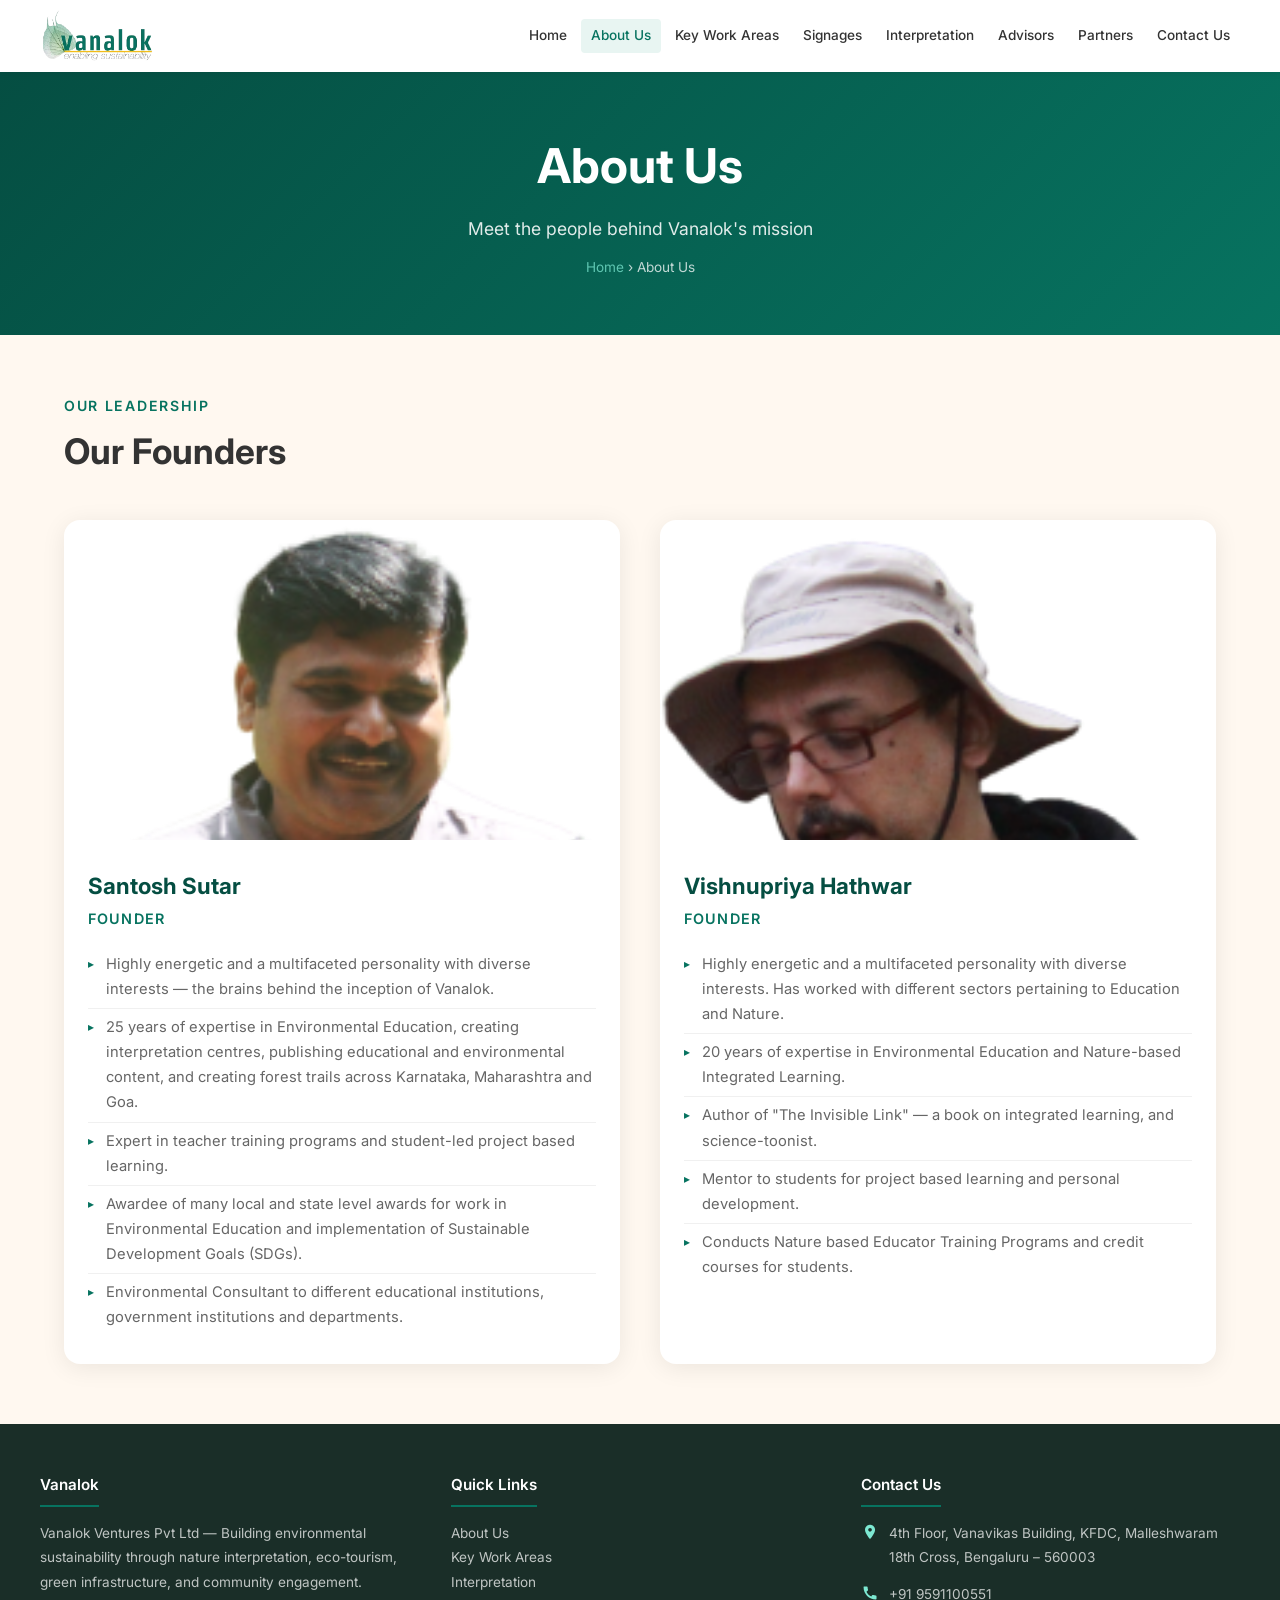
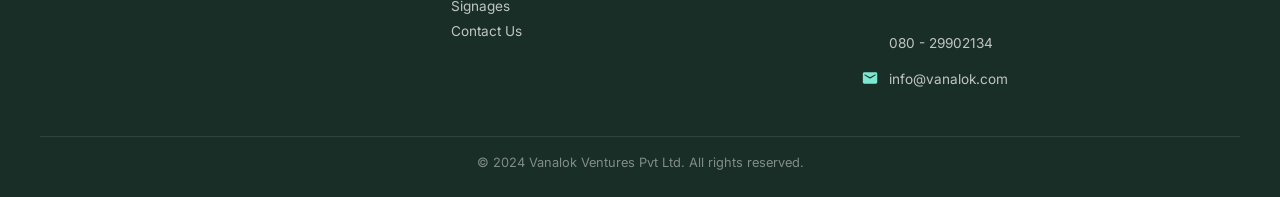
<file: about.html>
<!doctype html>
<html lang="en">
  <head>
    <meta charset="UTF-8" />
    <meta name="viewport" content="width=device-width, initial-scale=1" />
    <title>About Us – Vanalok</title>
    <link
      rel="icon"
      href="https://vanalok.com/wp-content/uploads/2025/05/cropped-android-chrome-512x512-1-32x32.png"
      sizes="32x32"
    />
    <link rel="preconnect" href="https://fonts.googleapis.com" />
    <link rel="preconnect" href="https://fonts.gstatic.com" crossorigin />
    <link
      href="https://fonts.googleapis.com/css2?family=Inter:wght@300;400;500;600;700&display=swap"
      rel="stylesheet"
    />
    <style>
      *,
      *::before,
      *::after {
        box-sizing: border-box;
        margin: 0;
        padding: 0;
      }
      :root {
        --green: #077360;
        --green-dark: #054e42;
        --green-light: #e8f5f2;
        --text: #333;
        --text-light: #666;
        --white: #fff;
        --section-pad: 60px 0;
        --max-w: 1200px;
      }
      html {
        scroll-behavior: smooth;
      }
      body {
        font-family: "Inter", sans-serif;
        color: var(--text);
        line-height: 1.6;
      }
      a {
        color: inherit;
        text-decoration: none;
      }
      img {
        max-width: 100%;
        height: auto;
        display: block;
      }

      /* ── HEADER ── */
      #masthead {
        position: fixed;
        top: 0;
        left: 0;
        right: 0;
        z-index: 1000;
        background: rgba(255, 255, 255, 0.96);
        backdrop-filter: blur(6px);
        box-shadow: 0 1px 8px rgba(0, 0, 0, 0.08);
        padding: 0 32px;
      }
      .header-inner {
        max-width: var(--max-w);
        margin: auto;
        display: flex;
        align-items: center;
        justify-content: space-between;
        height: 72px;
      }
      .site-logo img {
        height: 54px;
        width: auto;
      }
      .nav-toggle {
        display: none;
        cursor: pointer;
        background: none;
        border: none;
        padding: 4px;
      }
      .nav-toggle svg {
        display: block;
      }
      .main-nav ul {
        list-style: none;
        display: flex;
        gap: 4px;
        flex-wrap: wrap;
      }
      .main-nav ul li a {
        display: block;
        padding: 6px 10px;
        font-size: 0.85rem;
        font-weight: 500;
        color: var(--text);
        border-radius: 4px;
        transition:
          color 0.2s,
          background 0.2s;
      }
      .main-nav ul li a:hover,
      .main-nav ul li a.active {
        color: var(--green);
        background: var(--green-light);
      }

      /* Mobile nav drawer */
      .nav-drawer {
        display: none;
        position: fixed;
        inset: 0;
        z-index: 2000;
      }
      .nav-overlay {
        position: absolute;
        inset: 0;
        background: rgba(0, 0, 0, 0.45);
      }
      .nav-panel {
        position: absolute;
        top: 0;
        right: 0;
        width: 280px;
        height: 100%;
        background: var(--white);
        padding: 24px 20px;
        overflow-y: auto;
        animation: slideIn 0.25s ease;
      }
      @keyframes slideIn {
        from {
          transform: translateX(100%);
        }
        to {
          transform: translateX(0);
        }
      }
      .nav-panel-close {
        display: flex;
        justify-content: flex-end;
        margin-bottom: 16px;
        background: none;
        border: none;
        cursor: pointer;
        color: var(--text);
      }
      .nav-panel ul {
        list-style: none;
      }
      .nav-panel ul li a {
        display: block;
        padding: 12px 8px;
        border-bottom: 1px solid #eee;
        font-size: 0.95rem;
        font-weight: 500;
        color: var(--text);
        transition: color 0.2s;
      }
      .nav-panel ul li a:hover {
        color: var(--green);
      }
      .nav-drawer.open {
        display: block;
      }

      /* ── PAGE HERO BANNER ── */
      .page-hero {
        margin-top: 72px;
        background: linear-gradient(
          135deg,
          var(--green-dark) 0%,
          var(--green) 100%
        );
        padding: 56px 24px;
        text-align: center;
        color: var(--white);
      }
      .page-hero h1 {
        font-size: clamp(2rem, 4vw, 3rem);
        font-weight: 700;
        margin-bottom: 10px;
      }
      .page-hero p {
        font-size: 1.1rem;
        opacity: 0.88;
      }
      .breadcrumb {
        margin-top: 14px;
        font-size: 0.85rem;
        opacity: 0.75;
      }
      .breadcrumb a {
        color: #7de8d2;
      }
      .breadcrumb a:hover {
        text-decoration: underline;
      }

      /* ── SECTIONS ── */
      .section {
        padding: var(--section-pad);
      }
      .container {
        max-width: var(--max-w);
        margin: auto;
        padding: 0 24px;
      }
      .section-tag {
        font-size: 0.88rem;
        font-weight: 600;
        letter-spacing: 0.12em;
        text-transform: uppercase;
        color: var(--green);
        margin-bottom: 6px;
      }
      .section-title {
        font-size: clamp(1.6rem, 3vw, 2.2rem);
        font-weight: 700;
        color: var(--text);
        margin-bottom: 20px;
      }
      .section-title.center {
        text-align: center;
      }

      /* ── PERSON CARD (Founders) ── */
      .founders-grid {
        display: grid;
        grid-template-columns: 1fr 1fr;
        gap: 40px;
        margin-top: 40px;
      }
      @media (max-width: 768px) {
        .founders-grid {
          grid-template-columns: 1fr;
          gap: 32px;
        }
      }
      .founder-card {
        background: var(--white);
        border-radius: 16px;
        overflow: hidden;
        box-shadow: 0 4px 24px rgba(0, 0, 0, 0.08);
        display: flex;
        flex-direction: column;
      }
      .founder-card-img {
        width: 100%;
        height: 320px;
        object-fit: cover;
        object-position: top;
      }
      @media (max-width: 480px) {
        .founder-card-img {
          height: 240px;
        }
      }
      .founder-card-body {
        padding: 28px 24px;
        flex: 1;
      }
      .founder-card-body h2 {
        font-size: 1.4rem;
        font-weight: 700;
        color: var(--green-dark);
        margin-bottom: 4px;
      }
      .founder-card-body .role {
        font-size: 0.9rem;
        font-weight: 600;
        color: var(--green);
        text-transform: uppercase;
        letter-spacing: 0.08em;
        margin-bottom: 16px;
      }
      .founder-card-body ul {
        list-style: none;
        padding: 0;
      }
      .founder-card-body ul li {
        font-size: 0.92rem;
        color: var(--text-light);
        line-height: 1.7;
        padding: 6px 0;
        border-bottom: 1px solid #f0f0f0;
        padding-left: 18px;
        position: relative;
      }
      .founder-card-body ul li::before {
        content: "▸";
        position: absolute;
        left: 0;
        color: var(--green);
        font-size: 0.75rem;
        top: 8px;
      }
      .founder-card-body ul li:last-child {
        border-bottom: none;
      }

        /* ── SECTION BACKGROUNDS ── */
      .bg-founders {
        background: #fff8f0;
      }

      /* ── FOOTER ── */
      footer {
        background: #1a2e28;
        color: rgba(255, 255, 255, 0.8);
        padding: 48px 24px 24px;
      }
      .footer-inner {
        max-width: var(--max-w);
        margin: auto;
      }
      .footer-grid {
        display: grid;
        grid-template-columns: 1fr 1fr 1fr;
        gap: 32px;
        margin-bottom: 32px;
      }
      @media (max-width: 700px) {
        .footer-grid {
          grid-template-columns: 1fr;
        }
      }
      .footer-col h4 {
        color: var(--white);
        font-size: 0.95rem;
        font-weight: 600;
        margin-bottom: 14px;
        padding-bottom: 8px;
        border-bottom: 2px solid var(--green);
        display: inline-block;
      }
      .footer-col p,
      .footer-col a {
        font-size: 0.85rem;
        color: rgba(255, 255, 255, 0.72);
        line-height: 1.8;
        display: block;
      }
      .footer-col a:hover {
        color: #7de8d2;
      }
      .footer-contact-item {
        display: flex;
        gap: 10px;
        margin-bottom: 12px;
        align-items: flex-start;
      }
      .footer-contact-item svg {
        flex-shrink: 0;
        margin-top: 2px;
      }
      .footer-bottom {
        border-top: 1px solid rgba(255, 255, 255, 0.1);
        padding-top: 16px;
        text-align: center;
        font-size: 0.8rem;
        color: rgba(255, 255, 255, 0.45);
      }

      /* ── SCROLL TO TOP ── */
      #scrollTop {
        position: fixed;
        bottom: 24px;
        right: 24px;
        z-index: 999;
        background: var(--green);
        color: var(--white);
        border: none;
        cursor: pointer;
        width: 42px;
        height: 42px;
        border-radius: 50%;
        display: none;
        align-items: center;
        justify-content: center;
        box-shadow: 0 4px 12px rgba(7, 115, 96, 0.3);
        transition: background 0.2s;
      }
      #scrollTop.visible {
        display: flex;
      }
      #scrollTop:hover {
        background: var(--green-dark);
      }

      /* ── RESPONSIVE TWEAKS ── */
      @media (max-width: 900px) {
        .main-nav {
          display: none;
        }
        .nav-toggle {
          display: block;
        }
      }
      @media (max-width: 480px) {
        #masthead {
          padding: 0 16px;
        }
        .page-hero {
          padding: 40px 16px;
        }
        .container {
          padding: 0 16px;
        }
        .section {
          padding: 40px 0;
        }
        .founder-card-body {
          padding: 20px 16px;
        }
      }
    </style>
  </head>
  <body>
    <!-- HEADER -->
    <header id="masthead">
      <div class="header-inner">
        <a href="index.html" class="site-logo">
          <img
            src="images/logo.png"
            alt="Vanalok"
            onerror="
              this.style.display = 'none';
              this.nextSibling.style.display = 'block';
            "
          />
          <span
            style="
              display: none;
              font-size: 1.4rem;
              font-weight: 700;
              color: #077360;
            "
            >Vanalok</span
          >
        </a>
        <nav class="main-nav" aria-label="Main navigation">
          <ul>
            <li><a href="https://vanalok.com/index.html">Home</a></li>
            <li><a href="" class="active">About Us</a></li>
            <li><a href="https://vanalok.com/index.html#homeFocus">Key Work Areas</a></li>
            <li><a href="https://vanalok.com/index.html#homeSign">Signages</a></li>
            <li><a href="https://vanalok.com/index.html#interpretation">Interpretation</a></li>
            <li><a href="https://vanalok.com/index.html#team">Advisors</a></li>
            <li><a href="https://vanalok.com/index.html#partners">Partners</a></li>
            <li><a href="https://vanalok.com/contact.html">Contact Us</a></li>
          </ul>
        </nav>
        <button class="nav-toggle" aria-label="Open menu" id="navToggle">
          <svg
            xmlns="http://www.w3.org/2000/svg"
            width="26"
            height="26"
            viewBox="0 0 24 25"
            fill="none"
          >
            <path
              d="M20 12.18H10"
              stroke="#077360"
              stroke-width="1.5"
              stroke-linecap="round"
            />
            <path
              d="M20 5.18H4"
              stroke="#077360"
              stroke-width="1.5"
              stroke-linecap="round"
            />
            <path
              d="M20 19.18H4"
              stroke="#077360"
              stroke-width="1.5"
              stroke-linecap="round"
            />
          </svg>
        </button>
      </div>
    </header>

    <!-- MOBILE NAV DRAWER -->
    <div class="nav-drawer" id="navDrawer">
      <div class="nav-overlay" id="navOverlay"></div>
      <div class="nav-panel">
        <button class="nav-panel-close" id="navClose" aria-label="Close menu">
          <svg
            xmlns="http://www.w3.org/2000/svg"
            width="24"
            height="24"
            viewBox="0 0 512 512"
            fill="#333"
          >
            <path
              d="M464 32H48C21.5 32 0 53.5 0 80v352c0 26.5 21.5 48 48 48h416c26.5 0 48-21.5 48-48V80c0-26.5-21.5-48-48-48zm0 394c0 3.3-2.7 6-6 6H54c-3.3 0-6-2.7-6-6V86c0-3.3 2.7-6 6-6h404c3.3 0 6 2.7 6 6v340zM356.5 194.6L295.1 256l61.4 61.4c4.6 4.6 4.6 12.1 0 16.8l-22.3 22.3c-4.6 4.6-12.1 4.6-16.8 0L256 295.1l-61.4 61.4c-4.6 4.6-12.1 4.6-16.8 0l-22.3-22.3c-4.6-4.6-4.6-12.1 0-16.8l61.4-61.4-61.4-61.4c-4.6-4.6-4.6-12.1 0-16.8l22.3-22.3c4.6-4.6 12.1-4.6 16.8 0l61.4 61.4 61.4-61.4c4.6-4.6 12.1-4.6 16.8 0l22.3 22.3c4.7 4.6 4.7 12.1 0 16.8z"
            />
          </svg>
        </button>
        <nav>
          <ul>
            <li><a href="https://vanalok.com/index.html">Home</a></li>
            <li><a href="" class="active">About Us</a></li>
            <li><a href="https://vanalok.com/index.html#homeFocus">Key Work Areas</a></li>
            <li><a href="https://vanalok.com/index.html#homeSign">Signages</a></li>
            <li><a href="https://vanalok.com/index.html#interpretation">Interpretation</a></li>
            <li><a href="https://vanalok.com/index.html#team">Advisors</a></li>
            <li><a href="https://vanalok.com/index.html#partners">Partners</a></li>
            <li><a href="https://vanalok.com/contact.html">Contact Us</a></li>
          </ul>
        </nav>
      </div>
    </div>

    <!-- PAGE HERO -->
    <div class="page-hero">
      <h1>About Us</h1>
      <p>Meet the people behind Vanalok's mission</p>
      <div class="breadcrumb">
        <a href="index.html">Home</a> &rsaquo; About Us
      </div>
    </div>

    <!-- FOUNDERS -->
    <section class="section bg-founders">
      <div class="container">
        <p class="section-tag">Our Leadership</p>
        <h2 class="section-title">Our Founders</h2>
        <div class="founders-grid">
          <!-- Founder 1 -->
          <div class="founder-card">
            <img
              class="founder-card-img"
              src="images/team/santoshSir.png"
              alt="Santosh Sutar"
              loading="lazy"
              onerror="
                this.style.background = '#e8f5f2';
                this.style.height = '200px';
              "
            />
            <div class="founder-card-body">
              <h2>Santosh Sutar</h2>
              <p class="role">Founder</p>
              <ul>
                <li>
                  Highly energetic and a multifaceted personality with diverse
                  interests — the brains behind the inception of Vanalok.
                </li>
                <li>
                  25 years of expertise in Environmental Education, creating
                  interpretation centres, publishing educational and
                  environmental content, and creating forest trails across
                  Karnataka, Maharashtra and Goa.
                </li>
                <li>
                  Expert in teacher training programs and student-led project
                  based learning.
                </li>
                <li>
                  Awardee of many local and state level awards for work in
                  Environmental Education and implementation of Sustainable
                  Development Goals (SDGs).
                </li>
                <li>
                  Environmental Consultant to different educational
                  institutions, government institutions and departments.
                </li>
              </ul>
            </div>
          </div>

          <!-- Founder 2 -->
          <div class="founder-card">
            <img
              class="founder-card-img"
              src="images/team/core/vishnu.png"
              alt="Vishnupriya Hathwar"
              loading="lazy"
              onerror="
                this.style.background = '#e8f5f2';
                this.style.height = '200px';
              "
            />
            <div class="founder-card-body">
              <h2>Vishnupriya Hathwar</h2>
              <p class="role">Founder</p>
              <ul>
                <li>
                  Highly energetic and a multifaceted personality with diverse
                  interests. Has worked with different sectors pertaining to
                  Education and Nature.
                </li>
                <li>
                  20 years of expertise in Environmental Education and
                  Nature-based Integrated Learning.
                </li>
                <li>
                  Author of "The Invisible Link" — a book on integrated
                  learning, and science-toonist.
                </li>
                <li>
                  Mentor to students for project based learning and personal
                  development.
                </li>
                <li>
                  Conducts Nature based Educator Training Programs and credit
                  courses for students.
                </li>
              </ul>
            </div>
          </div>
        </div>
      </div>
    </section>

    <!-- FOOTER -->
    <footer>
      <div class="footer-inner">
        <div class="footer-grid">
          <div class="footer-col">
            <h4>Vanalok</h4>
            <p>
              Vanalok Ventures Pvt Ltd — Building environmental sustainability
              through nature interpretation, eco-tourism, green infrastructure,
              and community engagement.
            </p>
          </div>
          <div class="footer-col">
            <h4>Quick Links</h4>
            <a href="#">About Us</a>
            <a href="https://vanalok.com/index.html#homeFocus">Key Work Areas</a>
            <a href="https://vanalok.com/index.html#interpretation">Interpretation</a>
            <a href="https://vanalok.com/index.html#homeSign">Signages</a>
            <a href="https://vanalok.com/contact.html">Contact Us</a>
          </div>
          <div class="footer-col">
            <h4>Contact Us</h4>
            <div class="footer-contact-item">
              <svg
                xmlns="http://www.w3.org/2000/svg"
                width="18"
                height="18"
                viewBox="0 0 25 24"
                fill="none"
              >
                <path
                  d="M12.5605 11.5024C11.8975 11.5024 11.2616 11.239 10.7928 10.7702C10.3239 10.3014 10.0605 9.66548 10.0605 9.00244C10.0605 8.3394 10.3239 7.70352 10.7928 7.23467C11.2616 6.76583 11.8975 6.50244 12.5605 6.50244C13.2236 6.50244 13.8595 6.76583 14.3283 7.23467C14.7972 7.70352 15.0605 8.3394 15.0605 9.00244C15.0605 9.95244 14.3005 11.5024 12.5605 11.5024ZM12.5605 2.00244C8.7005 2.00244 5.56055 5.14244 5.56055 9.00244C5.56055 14.2524 12.5605 22.0024 12.5605 22.0024C12.5605 22.0024 19.5605 14.2524 19.5605 9.00244C19.5605 5.14244 16.4205 2.00244 12.5605 2.00244Z"
                  fill="#7de8d2"
                />
              </svg>
              <p>
                4th Floor, Vanavikas Building, KFDC, Malleshwaram 18th Cross,
                Bengaluru – 560003
              </p>
            </div>
            <div class="footer-contact-item">
              <svg
                xmlns="http://www.w3.org/2000/svg"
                width="18"
                height="18"
                viewBox="0 0 25 24"
                fill="none"
              >
                <path
                  d="M20.5705 15.3824C19.3405 15.3824 18.1505 15.1824 17.0405 14.8224C16.0305 14.4824 14.7005 15.0624 14.4605 17.0324C11.6305 15.6824 8.98055 13.1324 7.57055 10.2024L9.52055 8.54244C9.79055 8.26244 9.87055 7.87244 9.76055 7.52244C9.39055 6.41244 9.20055 5.22244 9.20055 3.99244C9.20055 3.45244 8.75055 3.00244 8.21055 3.00244H4.75055C4.21055 3.00244 3.56055 3.24244 3.56055 3.99244C3.56055 13.2824 11.2905 21.0024 20.5705 21.0024C21.2805 21.0024 21.5605 20.3724 21.5605 19.8224V16.3724C21.5605 15.8324 21.1105 15.3824 20.5705 15.3824Z"
                  fill="#7de8d2"
                />
              </svg>
              <p>
                <a href="tel:+919591100551">+91 9591100551</a><br /><a
                  href="tel:08029902134"
                  >080 - 29902134</a
                >
              </p>
            </div>
            <div class="footer-contact-item">
              <svg
                xmlns="http://www.w3.org/2000/svg"
                width="18"
                height="18"
                viewBox="0 0 25 24"
                fill="none"
              >
                <path
                  d="M20.5605 4.00244H4.56055C3.46055 4.00244 2.56055 4.90244 2.56055 6.00244V18.0024C2.56055 19.1024 3.46055 20.0024 4.56055 20.0024H20.5605C21.6605 20.0024 22.5605 19.1024 22.5605 18.0024V6.00244C22.5605 4.90244 21.6605 4.00244 20.5605 4.00244ZM20.1605 8.25244L13.6205 12.3424C12.9705 12.7524 12.1505 12.7524 11.5005 12.3424L4.96055 8.25244C4.65055 8.06244 4.54055 7.66244 4.73055 7.35244C4.92055 7.04244 5.32055 6.93244 5.63055 7.12244L12.5605 11.0024L19.4905 7.12244C19.8005 6.93244 20.2005 7.04244 20.3905 7.35244C20.5805 7.66244 20.4705 8.06244 20.1605 8.25244Z"
                  fill="#7de8d2"
                />
              </svg>
              <p><a href="mailto:info@vanalok.com">info@vanalok.com</a></p>
            </div>
          </div>
        </div>
        <div class="footer-bottom">
          <p>&copy; 2024 Vanalok Ventures Pvt Ltd. All rights reserved.</p>
        </div>
      </div>
    </footer>

    <!-- SCROLL TO TOP -->
    <button id="scrollTop" aria-label="Scroll to top">
      <svg
        xmlns="http://www.w3.org/2000/svg"
        width="18"
        height="18"
        viewBox="0 0 24 24"
        fill="none"
        stroke="white"
        stroke-width="2.5"
        stroke-linecap="round"
        stroke-linejoin="round"
      >
        <polyline points="18 15 12 9 6 15"></polyline>
      </svg>
    </button>

    <script>
      const navToggle = document.getElementById("navToggle");
      const navDrawer = document.getElementById("navDrawer");
      const navClose = document.getElementById("navClose");
      const navOverlay = document.getElementById("navOverlay");

      navToggle.addEventListener("click", () =>
        navDrawer.classList.add("open"),
      );
      navClose.addEventListener("click", () =>
        navDrawer.classList.remove("open"),
      );
      navOverlay.addEventListener("click", () =>
        navDrawer.classList.remove("open"),
      );
      navDrawer
        .querySelectorAll("a")
        .forEach((a) =>
          a.addEventListener("click", () => navDrawer.classList.remove("open")),
        );

      const mq = window.matchMedia("(max-width: 900px)");
      function handleNav(e) {
        document.querySelector(".main-nav").style.display = e.matches
          ? "none"
          : "";
        navToggle.style.display = e.matches ? "" : "none";
      }
      mq.addEventListener("change", handleNav);
      handleNav(mq);

      const scrollBtn = document.getElementById("scrollTop");
      window.addEventListener("scroll", () => {
        scrollBtn.classList.toggle("visible", window.scrollY > 300);
      });
      scrollBtn.addEventListener("click", () =>
        window.scrollTo({ top: 0, behavior: "smooth" }),
      );
    </script>
  </body>
  <script>
    "undefined" === typeof _trfq || (window._trfq = []);
    ("undefined" === typeof _trfd && (window._trfd = []),
      _trfd.push(
        { "tccl.baseHost": "secureserver.net" },
        { ap: "cpsh-oh" },
        { server: "sg2plzcpnl508095" },
        { dcenter: "sg2" },
        { cp_id: "10904619" },
        { cp_cl: "8" },
      )); // Monitoring performance to make your website faster. If you want to opt-out, please contact web hosting support.
  </script>
  <script src="https://img1.wsimg.com/traffic-assets/js/tccl.min.js"></script>
</html>
</file>
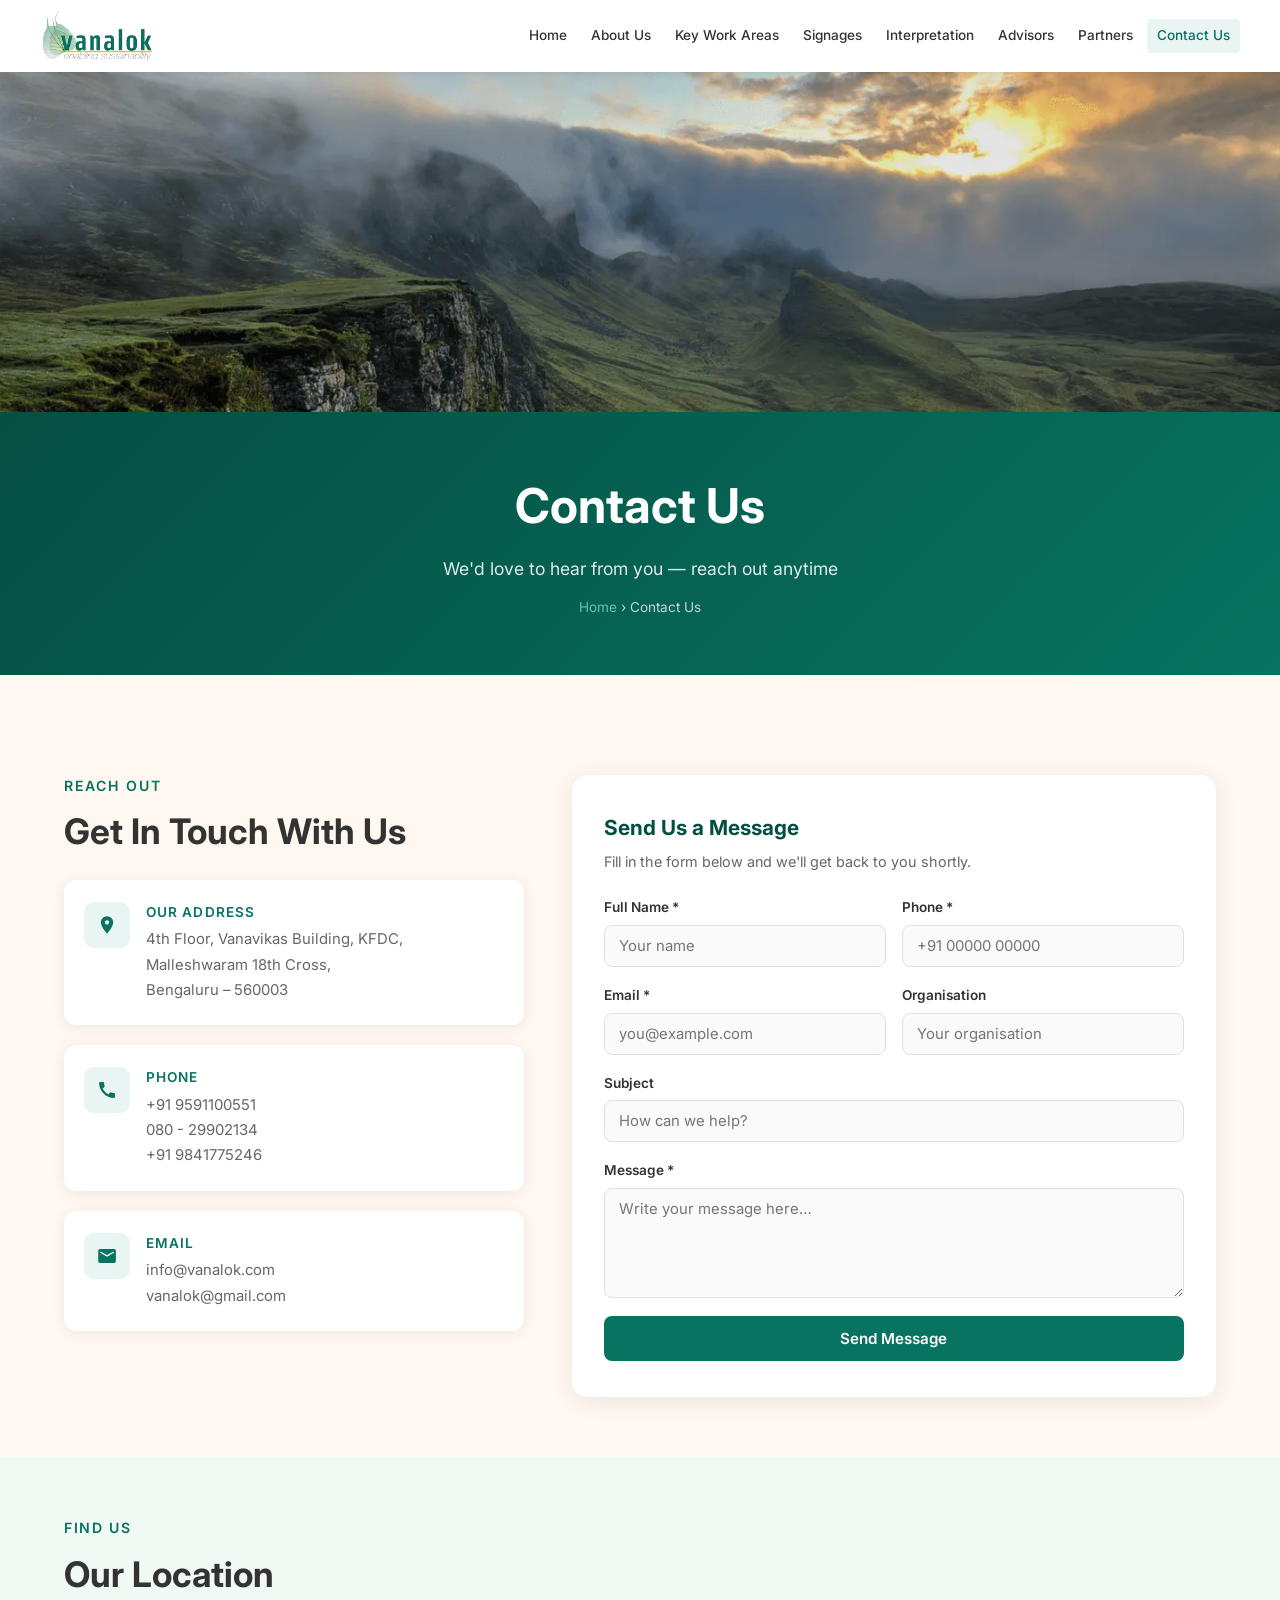
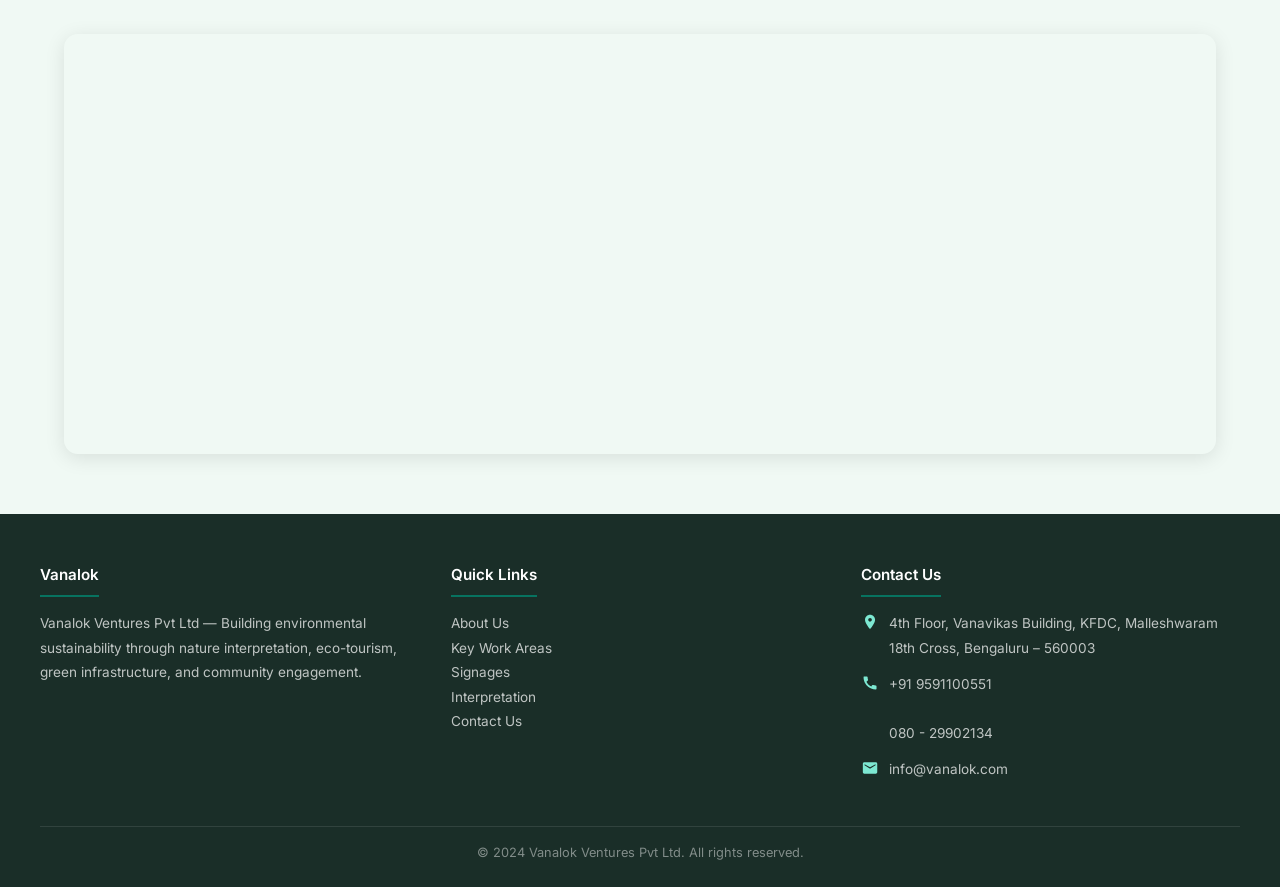
<file: contact.html>
<!doctype html>
<html lang="en">
  <head>
    <meta charset="UTF-8" />
    <meta name="viewport" content="width=device-width, initial-scale=1" />
    <title>Contact Us – Vanalok</title>
    <link
      rel="icon"
      href="https://vanalok.com/wp-content/uploads/2025/05/cropped-android-chrome-512x512-1-32x32.png"
      sizes="32x32"
    />
    <link rel="preconnect" href="https://fonts.googleapis.com" />
    <link rel="preconnect" href="https://fonts.gstatic.com" crossorigin />
    <link
      href="https://fonts.googleapis.com/css2?family=Inter:wght@300;400;500;600;700&display=swap"
      rel="stylesheet"
    />
    <style>
      *,
      *::before,
      *::after {
        box-sizing: border-box;
        margin: 0;
        padding: 0;
      }
      :root {
        --green: #077360;
        --green-dark: #054e42;
        --green-light: #e8f5f2;
        --text: #333;
        --text-light: #666;
        --white: #fff;
        --section-pad: 60px 0;
        --max-w: 1200px;
      }
      html {
        scroll-behavior: smooth;
      }
      body {
        font-family: "Inter", sans-serif;
        color: var(--text);
        line-height: 1.6;
      }
      a {
        color: inherit;
        text-decoration: none;
      }
      img {
        max-width: 100%;
        height: auto;
        display: block;
      }

      /* ── HEADER ── */
      #masthead {
        position: fixed;
        top: 0;
        left: 0;
        right: 0;
        z-index: 1000;
        background: rgba(255, 255, 255, 0.96);
        backdrop-filter: blur(6px);
        box-shadow: 0 1px 8px rgba(0, 0, 0, 0.08);
        padding: 0 32px;
      }
      .header-inner {
        max-width: var(--max-w);
        margin: auto;
        display: flex;
        align-items: center;
        justify-content: space-between;
        height: 72px;
      }
      .site-logo img {
        height: 54px;
        width: auto;
      }
      .nav-toggle {
        display: none;
        cursor: pointer;
        background: none;
        border: none;
        padding: 4px;
      }
      .nav-toggle svg {
        display: block;
      }
      .main-nav ul {
        list-style: none;
        display: flex;
        gap: 4px;
        flex-wrap: wrap;
      }
      .main-nav ul li a {
        display: block;
        padding: 6px 10px;
        font-size: 0.85rem;
        font-weight: 500;
        color: var(--text);
        border-radius: 4px;
        transition:
          color 0.2s,
          background 0.2s;
      }
      .main-nav ul li a:hover,
      .main-nav ul li a.active {
        color: var(--green);
        background: var(--green-light);
      }

      /* Mobile nav drawer */
      .nav-drawer {
        display: none;
        position: fixed;
        inset: 0;
        z-index: 2000;
      }
      .nav-overlay {
        position: absolute;
        inset: 0;
        background: rgba(0, 0, 0, 0.45);
      }
      .nav-panel {
        position: absolute;
        top: 0;
        right: 0;
        width: 280px;
        height: 100%;
        background: var(--white);
        padding: 24px 20px;
        overflow-y: auto;
        animation: slideIn 0.25s ease;
      }
      @keyframes slideIn {
        from {
          transform: translateX(100%);
        }
        to {
          transform: translateX(0);
        }
      }
      .nav-panel-close {
        display: flex;
        justify-content: flex-end;
        margin-bottom: 16px;
        background: none;
        border: none;
        cursor: pointer;
        color: var(--text);
      }
      .nav-panel ul {
        list-style: none;
      }
      .nav-panel ul li a {
        display: block;
        padding: 12px 8px;
        border-bottom: 1px solid #eee;
        font-size: 0.95rem;
        font-weight: 500;
        color: var(--text);
        transition: color 0.2s;
      }
      .nav-panel ul li a:hover {
        color: var(--green);
      }
      .nav-drawer.open {
        display: block;
      }

      /* ── PAGE HERO BANNER ── */
      .page-hero {
        margin-top: 72px;
        background: linear-gradient(
          135deg,
          var(--green-dark) 0%,
          var(--green) 100%
        );
        padding: 56px 24px;
        text-align: center;
        color: var(--white);
      }
      .page-hero h1 {
        font-size: clamp(2rem, 4vw, 3rem);
        font-weight: 700;
        margin-bottom: 10px;
      }
      .page-hero p {
        font-size: 1.1rem;
        opacity: 0.88;
      }
      .breadcrumb {
        margin-top: 14px;
        font-size: 0.85rem;
        opacity: 0.75;
      }
      .breadcrumb a {
        color: #7de8d2;
      }
      .breadcrumb a:hover {
        text-decoration: underline;
      }

      /* ── SECTIONS ── */
      .section {
        padding: var(--section-pad);
      }
      .container {
        max-width: var(--max-w);
        margin: auto;
        padding: 0 24px;
      }
      .section-tag {
        font-size: 0.88rem;
        font-weight: 600;
        letter-spacing: 0.12em;
        text-transform: uppercase;
        color: var(--green);
        margin-bottom: 6px;
      }
      .section-title {
        font-size: clamp(1.6rem, 3vw, 2.2rem);
        font-weight: 700;
        color: var(--text);
        margin-bottom: 20px;
      }

      /* ── CONTACT BANNER IMAGE ── */
      .contact-banner {
        width: 100%;
        max-height: 340px;
        object-fit: cover;
        display: block;
      }

      /* ── CONTACT INFO + FORM GRID ── */
      .contact-grid {
        display: grid;
        grid-template-columns: 1fr 1.4fr;
        gap: 48px;
        align-items: start;
        margin-top: 40px;
      }
      @media (max-width: 840px) {
        .contact-grid {
          grid-template-columns: 1fr;
          gap: 32px;
        }
      }

      /* ── CONTACT INFO CARDS ── */
      .info-list {
        display: flex;
        flex-direction: column;
        gap: 20px;
      }
      .info-card {
        background: var(--white);
        border-radius: 12px;
        padding: 22px 20px;
        box-shadow: 0 2px 14px rgba(0, 0, 0, 0.07);
        display: flex;
        gap: 16px;
        align-items: flex-start;
        transition:
          transform 0.2s,
          box-shadow 0.2s;
      }
      .info-card:hover {
        transform: translateY(-2px);
        box-shadow: 0 6px 20px rgba(7, 115, 96, 0.12);
      }
      .info-icon {
        width: 46px;
        height: 46px;
        background: var(--green-light);
        border-radius: 10px;
        display: flex;
        align-items: center;
        justify-content: center;
        flex-shrink: 0;
      }
      .info-icon svg {
        width: 22px;
        height: 22px;
      }
      .info-content h4 {
        font-size: 0.85rem;
        font-weight: 600;
        text-transform: uppercase;
        letter-spacing: 0.08em;
        color: var(--green);
        margin-bottom: 4px;
      }
      .info-content p,
      .info-content a {
        font-size: 0.93rem;
        color: var(--text-light);
        line-height: 1.7;
        display: block;
      }
      .info-content a:hover {
        color: var(--green);
      }

      /* ── CONTACT FORM ── */
      .contact-form-wrap {
        background: var(--white);
        border-radius: 16px;
        padding: 36px 32px;
        box-shadow: 0 4px 24px rgba(0, 0, 0, 0.08);
      }
      @media (max-width: 480px) {
        .contact-form-wrap {
          padding: 24px 18px;
        }
      }
      .contact-form-wrap h3 {
        font-size: 1.3rem;
        font-weight: 700;
        color: var(--green-dark);
        margin-bottom: 6px;
      }
      .contact-form-wrap p.sub {
        font-size: 0.9rem;
        color: var(--text-light);
        margin-bottom: 24px;
      }
      .form-row {
        display: grid;
        grid-template-columns: 1fr 1fr;
        gap: 16px;
      }
      @media (max-width: 540px) {
        .form-row {
          grid-template-columns: 1fr;
        }
      }
      .form-group {
        display: flex;
        flex-direction: column;
        gap: 6px;
        margin-bottom: 18px;
      }
      .form-group label {
        font-size: 0.85rem;
        font-weight: 600;
        color: var(--text);
      }
      .form-group input,
      .form-group textarea,
      .form-group select {
        width: 100%;
        padding: 11px 14px;
        border: 1.5px solid #dde3e0;
        border-radius: 8px;
        font-family: inherit;
        font-size: 0.93rem;
        color: var(--text);
        background: #fafafa;
        transition:
          border-color 0.2s,
          box-shadow 0.2s;
        outline: none;
      }
      .form-group input:focus,
      .form-group textarea:focus,
      .form-group select:focus {
        border-color: var(--green);
        box-shadow: 0 0 0 3px rgba(7, 115, 96, 0.1);
        background: var(--white);
      }
      .form-group textarea {
        resize: vertical;
        min-height: 110px;
      }
      .btn-submit {
        display: inline-block;
        background: var(--green);
        color: var(--white);
        padding: 13px 36px;
        border: none;
        border-radius: 8px;
        font-family: inherit;
        font-size: 0.95rem;
        font-weight: 600;
        cursor: pointer;
        transition:
          background 0.2s,
          transform 0.15s;
        width: 100%;
      }
      .btn-submit:hover {
        background: var(--green-dark);
        transform: translateY(-1px);
      }

      /* ── MAP SECTION ── */
      .map-section {
        background: #f0f9f4;
      }
      .map-wrap {
        border-radius: 14px;
        overflow: hidden;
        box-shadow: 0 4px 20px rgba(0, 0, 0, 0.1);
        margin-top: 32px;
      }
      .map-wrap iframe {
        width: 100%;
        height: 420px;
        border: none;
        display: block;
      }
      @media (max-width: 600px) {
        .map-wrap iframe {
          height: 280px;
        }
      }

      /* ── SECTION BACKGROUNDS ── */
      .bg-contact-info {
        background: #fff8f0;
      }
      .bg-map {
        background: #f0f9f4;
      }

      /* ── FOOTER ── */
      footer {
        background: #1a2e28;
        color: rgba(255, 255, 255, 0.8);
        padding: 48px 24px 24px;
      }
      .footer-inner {
        max-width: var(--max-w);
        margin: auto;
      }
      .footer-grid {
        display: grid;
        grid-template-columns: 1fr 1fr 1fr;
        gap: 32px;
        margin-bottom: 32px;
      }
      @media (max-width: 700px) {
        .footer-grid {
          grid-template-columns: 1fr;
        }
      }
      .footer-col h4 {
        color: var(--white);
        font-size: 0.95rem;
        font-weight: 600;
        margin-bottom: 14px;
        padding-bottom: 8px;
        border-bottom: 2px solid var(--green);
        display: inline-block;
      }
      .footer-col p,
      .footer-col a {
        font-size: 0.85rem;
        color: rgba(255, 255, 255, 0.72);
        line-height: 1.8;
        display: block;
      }
      .footer-col a:hover {
        color: #7de8d2;
      }
      .footer-contact-item {
        display: flex;
        gap: 10px;
        margin-bottom: 12px;
        align-items: flex-start;
      }
      .footer-contact-item svg {
        flex-shrink: 0;
        margin-top: 2px;
      }
      .footer-bottom {
        border-top: 1px solid rgba(255, 255, 255, 0.1);
        padding-top: 16px;
        text-align: center;
        font-size: 0.8rem;
        color: rgba(255, 255, 255, 0.45);
      }

      /* ── SCROLL TO TOP ── */
      #scrollTop {
        position: fixed;
        bottom: 24px;
        right: 24px;
        z-index: 999;
        background: var(--green);
        color: var(--white);
        border: none;
        cursor: pointer;
        width: 42px;
        height: 42px;
        border-radius: 50%;
        display: none;
        align-items: center;
        justify-content: center;
        box-shadow: 0 4px 12px rgba(7, 115, 96, 0.3);
        transition: background 0.2s;
      }
      #scrollTop.visible {
        display: flex;
      }
      #scrollTop:hover {
        background: var(--green-dark);
      }

      /* ── RESPONSIVE TWEAKS ── */
      @media (max-width: 900px) {
        .main-nav {
          display: none;
        }
        .nav-toggle {
          display: block;
        }
      }
      @media (max-width: 480px) {
        #masthead {
          padding: 0 16px;
        }
        .page-hero {
          padding: 40px 16px;
        }
        .container {
          padding: 0 16px;
        }
        .section {
          padding: 40px 0;
        }
      }

      /* ── SUCCESS MESSAGE ── */
      .form-success {
        display: none;
        background: #e8f5f2;
        border: 1.5px solid var(--green);
        border-radius: 8px;
        padding: 16px 20px;
        color: var(--green-dark);
        font-weight: 600;
        font-size: 0.95rem;
        margin-top: 16px;
        text-align: center;
      }
    </style>
  </head>
  <body>
    <!-- HEADER -->
    <header id="masthead">
      <div class="header-inner">
        <a href="index.html" class="site-logo">
          <img
            src="images/logo.png"
            alt="Vanalok"
            onerror="
              this.style.display = 'none';
              this.nextSibling.style.display = 'block';
            "
          />
          <span
            style="
              display: none;
              font-size: 1.4rem;
              font-weight: 700;
              color: #077360;
            "
            >Vanalok</span
          >
        </a>
        <nav class="main-nav" aria-label="Main navigation">
          <ul>
            <li><a href="https://vanalok.com/index.html">Home</a></li>
            <li><a href="https://vanalok.com/about.html">About Us</a></li>
            <li><a href="https://vanalok.com/index.html#homeFocus">Key Work Areas</a></li>
            <li><a href="https://vanalok.com/index.html#homeSign">Signages</a></li>
            <li><a href="https://vanalok.com/index.html#interpretation">Interpretation</a></li>
            <li><a href="https://vanalok.com/index.html#team">Advisors</a></li>
            <li><a href="https://vanalok.com/index.html#partners">Partners</a></li>
            <li><a href="#" class="active">Contact Us</a></li>
          </ul>
        </nav>
        <button class="nav-toggle" aria-label="Open menu" id="navToggle">
          <svg
            xmlns="http://www.w3.org/2000/svg"
            width="26"
            height="26"
            viewBox="0 0 24 25"
            fill="none"
          >
            <path
              d="M20 12.18H10"
              stroke="#077360"
              stroke-width="1.5"
              stroke-linecap="round"
            />
            <path
              d="M20 5.18H4"
              stroke="#077360"
              stroke-width="1.5"
              stroke-linecap="round"
            />
            <path
              d="M20 19.18H4"
              stroke="#077360"
              stroke-width="1.5"
              stroke-linecap="round"
            />
          </svg>
        </button>
      </div>
    </header>

    <!-- MOBILE NAV DRAWER -->
    <div class="nav-drawer" id="navDrawer">
      <div class="nav-overlay" id="navOverlay"></div>
      <div class="nav-panel">
        <button class="nav-panel-close" id="navClose" aria-label="Close menu">
          <svg
            xmlns="http://www.w3.org/2000/svg"
            width="24"
            height="24"
            viewBox="0 0 512 512"
            fill="#333"
          >
            <path
              d="M464 32H48C21.5 32 0 53.5 0 80v352c0 26.5 21.5 48 48 48h416c26.5 0 48-21.5 48-48V80c0-26.5-21.5-48-48-48zm0 394c0 3.3-2.7 6-6 6H54c-3.3 0-6-2.7-6-6V86c0-3.3 2.7-6 6-6h404c3.3 0 6 2.7 6 6v340zM356.5 194.6L295.1 256l61.4 61.4c4.6 4.6 4.6 12.1 0 16.8l-22.3 22.3c-4.6 4.6-12.1 4.6-16.8 0L256 295.1l-61.4 61.4c-4.6 4.6-12.1 4.6-16.8 0l-22.3-22.3c-4.6-4.6-4.6-12.1 0-16.8l61.4-61.4-61.4-61.4c-4.6-4.6-4.6-12.1 0-16.8l22.3-22.3c4.6-4.6 12.1-4.6 16.8 0l61.4 61.4 61.4-61.4c4.6-4.6 12.1-4.6 16.8 0l22.3 22.3c4.7 4.6 4.7 12.1 0 16.8z"
            />
          </svg>
        </button>
        <nav>
          <ul>
            <li><a href="https://vanalok.com/index.html">Home</a></li>
            <li><a href="https://vanalok.com/about.html">About Us</a></li>
            <li><a href="https://vanalok.com/index.html#homeFocus">Key Work Areas</a></li>
            <li><a href="https://vanalok.com/index.html#homeSign">Signages</a></li>
            <li><a href="https://vanalok.com/index.html#interpretation">Interpretation</a></li>
            <li><a href="https://vanalok.com/index.html#team">Advisors</a></li>
            <li><a href="https://vanalok.com/index.html#partners">Partners</a></li>
            <li><a href="#" class="active">Contact Us</a></li>
          </ul>
        </nav>
      </div>
    </div>

    <!-- CONTACT BANNER IMAGE -->
    <div style="margin-top: 72px">
      <img
        src="images/contact-banner.png"
        alt="Contact Vanalok"
        class="contact-banner"
        onerror="this.style.display = 'none'"
      />
    </div>

    <!-- PAGE HERO -->
    <div class="page-hero" style="margin-top: 0">
      <h1>Contact Us</h1>
      <p>We'd love to hear from you — reach out anytime</p>
      <div class="breadcrumb">
        <a href="index.html">Home</a> &rsaquo; Contact Us
      </div>
    </div>

    <!-- CONTACT INFO + FORM -->
    <section class="section bg-contact-info">
      <div class="container">
        <div class="contact-grid">
          <!-- LEFT: Info Cards -->
          <div>
            <p class="section-tag">Reach Out</p>
            <h2 class="section-title">Get In Touch With Us</h2>
            <div class="info-list">
              <div class="info-card">
                <div class="info-icon">
                  <svg
                    xmlns="http://www.w3.org/2000/svg"
                    viewBox="0 0 25 24"
                    fill="none"
                  >
                    <path
                      d="M12.5605 11.5024C11.8975 11.5024 11.2616 11.239 10.7928 10.7702C10.3239 10.3014 10.0605 9.66548 10.0605 9.00244C10.0605 8.3394 10.3239 7.70352 10.7928 7.23467C11.2616 6.76583 11.8975 6.50244 12.5605 6.50244C13.2236 6.50244 13.8595 6.76583 14.3283 7.23467C14.7972 7.70352 15.0605 8.3394 15.0605 9.00244C15.0605 9.95244 14.3005 11.5024 12.5605 11.5024ZM12.5605 2.00244C8.7005 2.00244 5.56055 5.14244 5.56055 9.00244C5.56055 14.2524 12.5605 22.0024 12.5605 22.0024C12.5605 22.0024 19.5605 14.2524 19.5605 9.00244C19.5605 5.14244 16.4205 2.00244 12.5605 2.00244Z"
                      fill="#077360"
                    />
                  </svg>
                </div>
                <div class="info-content">
                  <h4>Our Address</h4>
                  <p>
                    4th Floor, Vanavikas Building, KFDC,<br />Malleshwaram 18th
                    Cross,<br />Bengaluru – 560003
                  </p>
                </div>
              </div>

              <div class="info-card">
                <div class="info-icon">
                  <svg
                    xmlns="http://www.w3.org/2000/svg"
                    viewBox="0 0 25 24"
                    fill="none"
                  >
                    <path
                      d="M20.5705 15.3824C19.3405 15.3824 18.1505 15.1824 17.0405 14.8224C16.0305 14.4824 14.7005 15.0624 14.4605 17.0324C11.6305 15.6824 8.98055 13.1324 7.57055 10.2024L9.52055 8.54244C9.79055 8.26244 9.87055 7.87244 9.76055 7.52244C9.39055 6.41244 9.20055 5.22244 9.20055 3.99244C9.20055 3.45244 8.75055 3.00244 8.21055 3.00244H4.75055C4.21055 3.00244 3.56055 3.24244 3.56055 3.99244C3.56055 13.2824 11.2905 21.0024 20.5705 21.0024C21.2805 21.0024 21.5605 20.3724 21.5605 19.8224V16.3724C21.5605 15.8324 21.1105 15.3824 20.5705 15.3824Z"
                      fill="#077360"
                    />
                  </svg>
                </div>
                <div class="info-content">
                  <h4>Phone</h4>
                  <a href="tel:+919591100551">+91 9591100551</a>
                  <a href="tel:+918029902134">080 - 29902134</a>
                  <a href="tel:+919841775246">+91 9841775246</a>
                </div>
              </div>

              <div class="info-card">
                <div class="info-icon">
                  <svg
                    xmlns="http://www.w3.org/2000/svg"
                    viewBox="0 0 25 24"
                    fill="none"
                  >
                    <path
                      d="M20.5605 4.00244H4.56055C3.46055 4.00244 2.56055 4.90244 2.56055 6.00244V18.0024C2.56055 19.1024 3.46055 20.0024 4.56055 20.0024H20.5605C21.6605 20.0024 22.5605 19.1024 22.5605 18.0024V6.00244C22.5605 4.90244 21.6605 4.00244 20.5605 4.00244ZM20.1605 8.25244L13.6205 12.3424C12.9705 12.7524 12.1505 12.7524 11.5005 12.3424L4.96055 8.25244C4.65055 8.06244 4.54055 7.66244 4.73055 7.35244C4.92055 7.04244 5.32055 6.93244 5.63055 7.12244L12.5605 11.0024L19.4905 7.12244C19.8005 6.93244 20.2005 7.04244 20.3905 7.35244C20.5805 7.66244 20.4705 8.06244 20.1605 8.25244Z"
                      fill="#077360"
                    />
                  </svg>
                </div>
                <div class="info-content">
                  <h4>Email</h4>
                  <a href="mailto:info@vanalok.com">info@vanalok.com</a>
                  <a href="mailto:vanalok@gmail.com">vanalok@gmail.com</a>
                </div>
              </div>
            </div>
          </div>

          <!-- RIGHT: Contact Form -->
          <div class="contact-form-wrap">
            <h3>Send Us a Message</h3>
            <p class="sub">
              Fill in the form below and we'll get back to you shortly.
            </p>

            <form id="contactForm" novalidate>
              <div class="form-row">
                <div class="form-group">
                  <label for="cf-name">Full Name *</label>
                  <input
                    type="text"
                    id="cf-name"
                    name="name"
                    placeholder="Your name"
                    required
                  />
                </div>
                <div class="form-group">
                  <label for="cf-phone">Phone *</label>
                  <input
                    type="tel"
                    id="cf-phone"
                    name="phone"
                    placeholder="+91 00000 00000"
                    required
                  />
                </div>
              </div>

              <div class="form-row">
                <div class="form-group">
                  <label for="cf-email">Email *</label>
                  <input
                    type="email"
                    id="cf-email"
                    name="email"
                    placeholder="you@example.com"
                    required
                  />
                </div>
                <div class="form-group">
                  <label for="cf-company">Organisation</label>
                  <input
                    type="text"
                    id="cf-company"
                    name="company"
                    placeholder="Your organisation"
                  />
                </div>
              </div>

              <div class="form-group">
                <label for="cf-subject">Subject</label>
                <input
                  type="text"
                  id="cf-subject"
                  name="subject"
                  placeholder="How can we help?"
                />
              </div>

              <div class="form-group">
                <label for="cf-message">Message *</label>
                <textarea
                  id="cf-message"
                  name="message"
                  placeholder="Write your message here…"
                  required
                ></textarea>
              </div>

              <button type="submit" class="btn-submit">Send Message</button>
              <div class="form-success" id="formSuccess">
                ✅ Thank you! Your message has been sent. We'll be in touch
                soon.
              </div>
            </form>
          </div>
        </div>
      </div>
    </section>

    <!-- MAP -->
    <section class="section bg-map">
      <div class="container">
        <p class="section-tag">Find Us</p>
        <h2 class="section-title">Our Location</h2>
        <div class="map-wrap">
          <iframe
            src="https://maps.google.com/maps?q=Vanavikas+Building+Malleshwaram+18th+Cross+Bengaluru&t=m&z=15&output=embed&iwloc=near"
            title="Vanalok Office Location"
            aria-label="Vanalok Office Location – Malleshwaram, Bengaluru"
            loading="lazy"
            allowfullscreen
          ></iframe>
        </div>
      </div>
    </section>

    <!-- FOOTER -->
    <footer>
      <div class="footer-inner">
        <div class="footer-grid">
          <div class="footer-col">
            <h4>Vanalok</h4>
            <p>
              Vanalok Ventures Pvt Ltd — Building environmental sustainability
              through nature interpretation, eco-tourism, green infrastructure,
              and community engagement.
            </p>
          </div>
          <div class="footer-col">
            <h4>Quick Links</h4>
            <a href="https://vanalok.com/about.html">About Us</a>
            <a href="https://vanalok.com/index.html#homeFocus">Key Work Areas</a>
            <a href="https://vanalok.com/index.html#homeSign">Signages</a>
            <a href="https://vanalok.com/index.html#interpretation">Interpretation</a>
            <a href="#">Contact Us</a>
          </div>
          <div class="footer-col">
            <h4>Contact Us</h4>
            <div class="footer-contact-item">
              <svg
                xmlns="http://www.w3.org/2000/svg"
                width="18"
                height="18"
                viewBox="0 0 25 24"
                fill="none"
              >
                <path
                  d="M12.5605 11.5024C11.8975 11.5024 11.2616 11.239 10.7928 10.7702C10.3239 10.3014 10.0605 9.66548 10.0605 9.00244C10.0605 8.3394 10.3239 7.70352 10.7928 7.23467C11.2616 6.76583 11.8975 6.50244 12.5605 6.50244C13.2236 6.50244 13.8595 6.76583 14.3283 7.23467C14.7972 7.70352 15.0605 8.3394 15.0605 9.00244C15.0605 9.95244 14.3005 11.5024 12.5605 11.5024ZM12.5605 2.00244C8.7005 2.00244 5.56055 5.14244 5.56055 9.00244C5.56055 14.2524 12.5605 22.0024 12.5605 22.0024C12.5605 22.0024 19.5605 14.2524 19.5605 9.00244C19.5605 5.14244 16.4205 2.00244 12.5605 2.00244Z"
                  fill="#7de8d2"
                />
              </svg>
              <p>
                4th Floor, Vanavikas Building, KFDC, Malleshwaram 18th Cross,
                Bengaluru – 560003
              </p>
            </div>
            <div class="footer-contact-item">
              <svg
                xmlns="http://www.w3.org/2000/svg"
                width="18"
                height="18"
                viewBox="0 0 25 24"
                fill="none"
              >
                <path
                  d="M20.5705 15.3824C19.3405 15.3824 18.1505 15.1824 17.0405 14.8224C16.0305 14.4824 14.7005 15.0624 14.4605 17.0324C11.6305 15.6824 8.98055 13.1324 7.57055 10.2024L9.52055 8.54244C9.79055 8.26244 9.87055 7.87244 9.76055 7.52244C9.39055 6.41244 9.20055 5.22244 9.20055 3.99244C9.20055 3.45244 8.75055 3.00244 8.21055 3.00244H4.75055C4.21055 3.00244 3.56055 3.24244 3.56055 3.99244C3.56055 13.2824 11.2905 21.0024 20.5705 21.0024C21.2805 21.0024 21.5605 20.3724 21.5605 19.8224V16.3724C21.5605 15.8324 21.1105 15.3824 20.5705 15.3824Z"
                  fill="#7de8d2"
                />
              </svg>
              <p>
                <a href="tel:+919591100551">+91 9591100551</a><br /><a
                  href="tel:08029902134"
                  >080 - 29902134</a
                >
              </p>
            </div>
            <div class="footer-contact-item">
              <svg
                xmlns="http://www.w3.org/2000/svg"
                width="18"
                height="18"
                viewBox="0 0 25 24"
                fill="none"
              >
                <path
                  d="M20.5605 4.00244H4.56055C3.46055 4.00244 2.56055 4.90244 2.56055 6.00244V18.0024C2.56055 19.1024 3.46055 20.0024 4.56055 20.0024H20.5605C21.6605 20.0024 22.5605 19.1024 22.5605 18.0024V6.00244C22.5605 4.90244 21.6605 4.00244 20.5605 4.00244ZM20.1605 8.25244L13.6205 12.3424C12.9705 12.7524 12.1505 12.7524 11.5005 12.3424L4.96055 8.25244C4.65055 8.06244 4.54055 7.66244 4.73055 7.35244C4.92055 7.04244 5.32055 6.93244 5.63055 7.12244L12.5605 11.0024L19.4905 7.12244C19.8005 6.93244 20.2005 7.04244 20.3905 7.35244C20.5805 7.66244 20.4705 8.06244 20.1605 8.25244Z"
                  fill="#7de8d2"
                />
              </svg>
              <p><a href="mailto:info@vanalok.com">info@vanalok.com</a></p>
            </div>
          </div>
        </div>
        <div class="footer-bottom">
          <p>&copy; 2024 Vanalok Ventures Pvt Ltd. All rights reserved.</p>
        </div>
      </div>
    </footer>

    <!-- SCROLL TO TOP -->
    <button id="scrollTop" aria-label="Scroll to top">
      <svg
        xmlns="http://www.w3.org/2000/svg"
        width="18"
        height="18"
        viewBox="0 0 24 24"
        fill="none"
        stroke="white"
        stroke-width="2.5"
        stroke-linecap="round"
        stroke-linejoin="round"
      >
        <polyline points="18 15 12 9 6 15"></polyline>
      </svg>
    </button>

    <script>
      // Mobile nav
      const navToggle = document.getElementById("navToggle");
      const navDrawer = document.getElementById("navDrawer");
      const navClose = document.getElementById("navClose");
      const navOverlay = document.getElementById("navOverlay");

      navToggle.addEventListener("click", () =>
        navDrawer.classList.add("open"),
      );
      navClose.addEventListener("click", () =>
        navDrawer.classList.remove("open"),
      );
      navOverlay.addEventListener("click", () =>
        navDrawer.classList.remove("open"),
      );
      navDrawer
        .querySelectorAll("a")
        .forEach((a) =>
          a.addEventListener("click", () => navDrawer.classList.remove("open")),
        );

      const mq = window.matchMedia("(max-width: 900px)");
      function handleNav(e) {
        document.querySelector(".main-nav").style.display = e.matches
          ? "none"
          : "";
        navToggle.style.display = e.matches ? "" : "none";
      }
      mq.addEventListener("change", handleNav);
      handleNav(mq);

      // Scroll to top
      const scrollBtn = document.getElementById("scrollTop");
      window.addEventListener("scroll", () => {
        scrollBtn.classList.toggle("visible", window.scrollY > 300);
      });
      scrollBtn.addEventListener("click", () =>
        window.scrollTo({ top: 0, behavior: "smooth" }),
      );

      // Form submit (frontend demo — shows success message)
      document
        .getElementById("contactForm")
        .addEventListener("submit", function (e) {
          e.preventDefault();
          const name = document.getElementById("cf-name").value.trim();
          const email = document.getElementById("cf-email").value.trim();
          const phone = document.getElementById("cf-phone").value.trim();
          const message = document.getElementById("cf-message").value.trim();
          if (!name || !email || !phone || !message) {
            alert("Please fill in all required fields.");
            return;
          }
          document.getElementById("formSuccess").style.display = "block";
          this.reset();
          setTimeout(() => {
            document.getElementById("formSuccess").style.display = "none";
          }, 5000);
        });
    </script>
  </body>
  <script>
    "undefined" === typeof _trfq || (window._trfq = []);
    ("undefined" === typeof _trfd && (window._trfd = []),
      _trfd.push(
        { "tccl.baseHost": "secureserver.net" },
        { ap: "cpsh-oh" },
        { server: "sg2plzcpnl508095" },
        { dcenter: "sg2" },
        { cp_id: "10904619" },
        { cp_cl: "8" },
      )); // Monitoring performance to make your website faster. If you want to opt-out, please contact web hosting support.
  </script>
  <script src="https://img1.wsimg.com/traffic-assets/js/tccl.min.js"></script>
</html>
</file>
